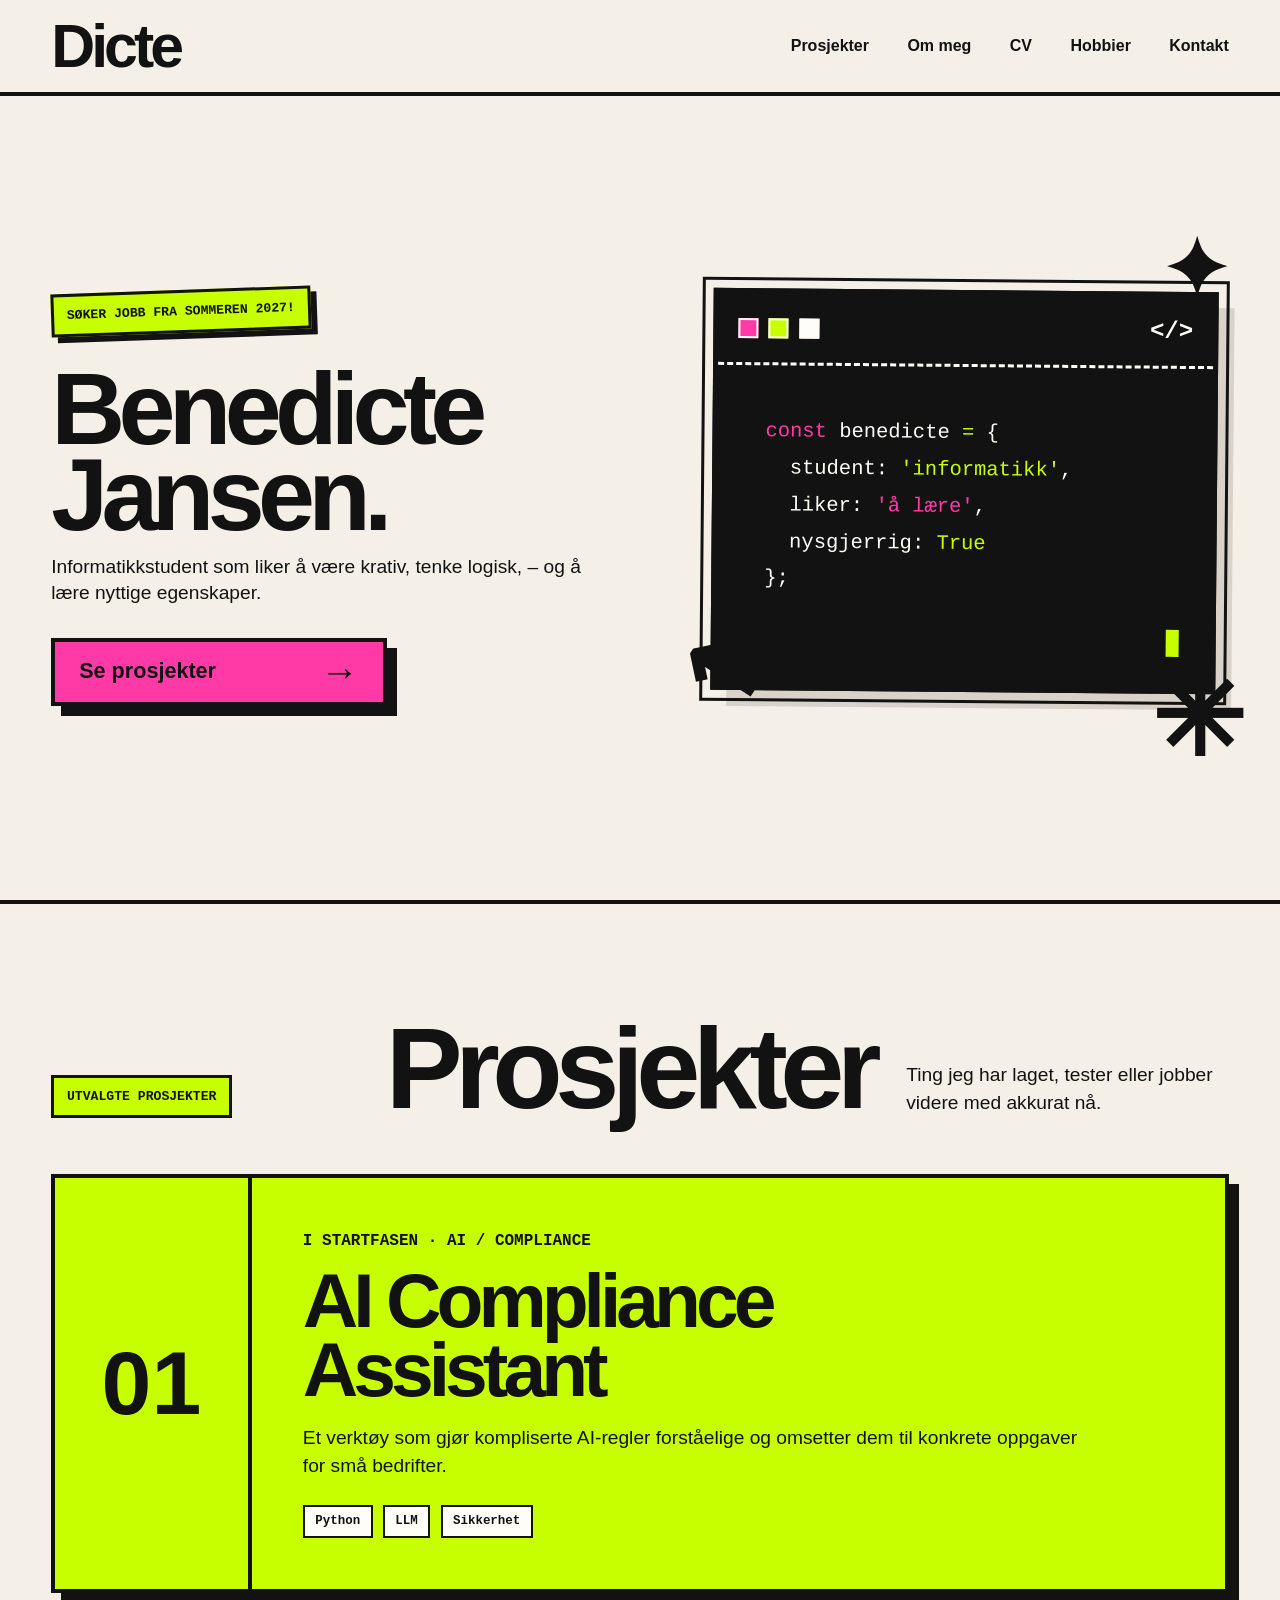
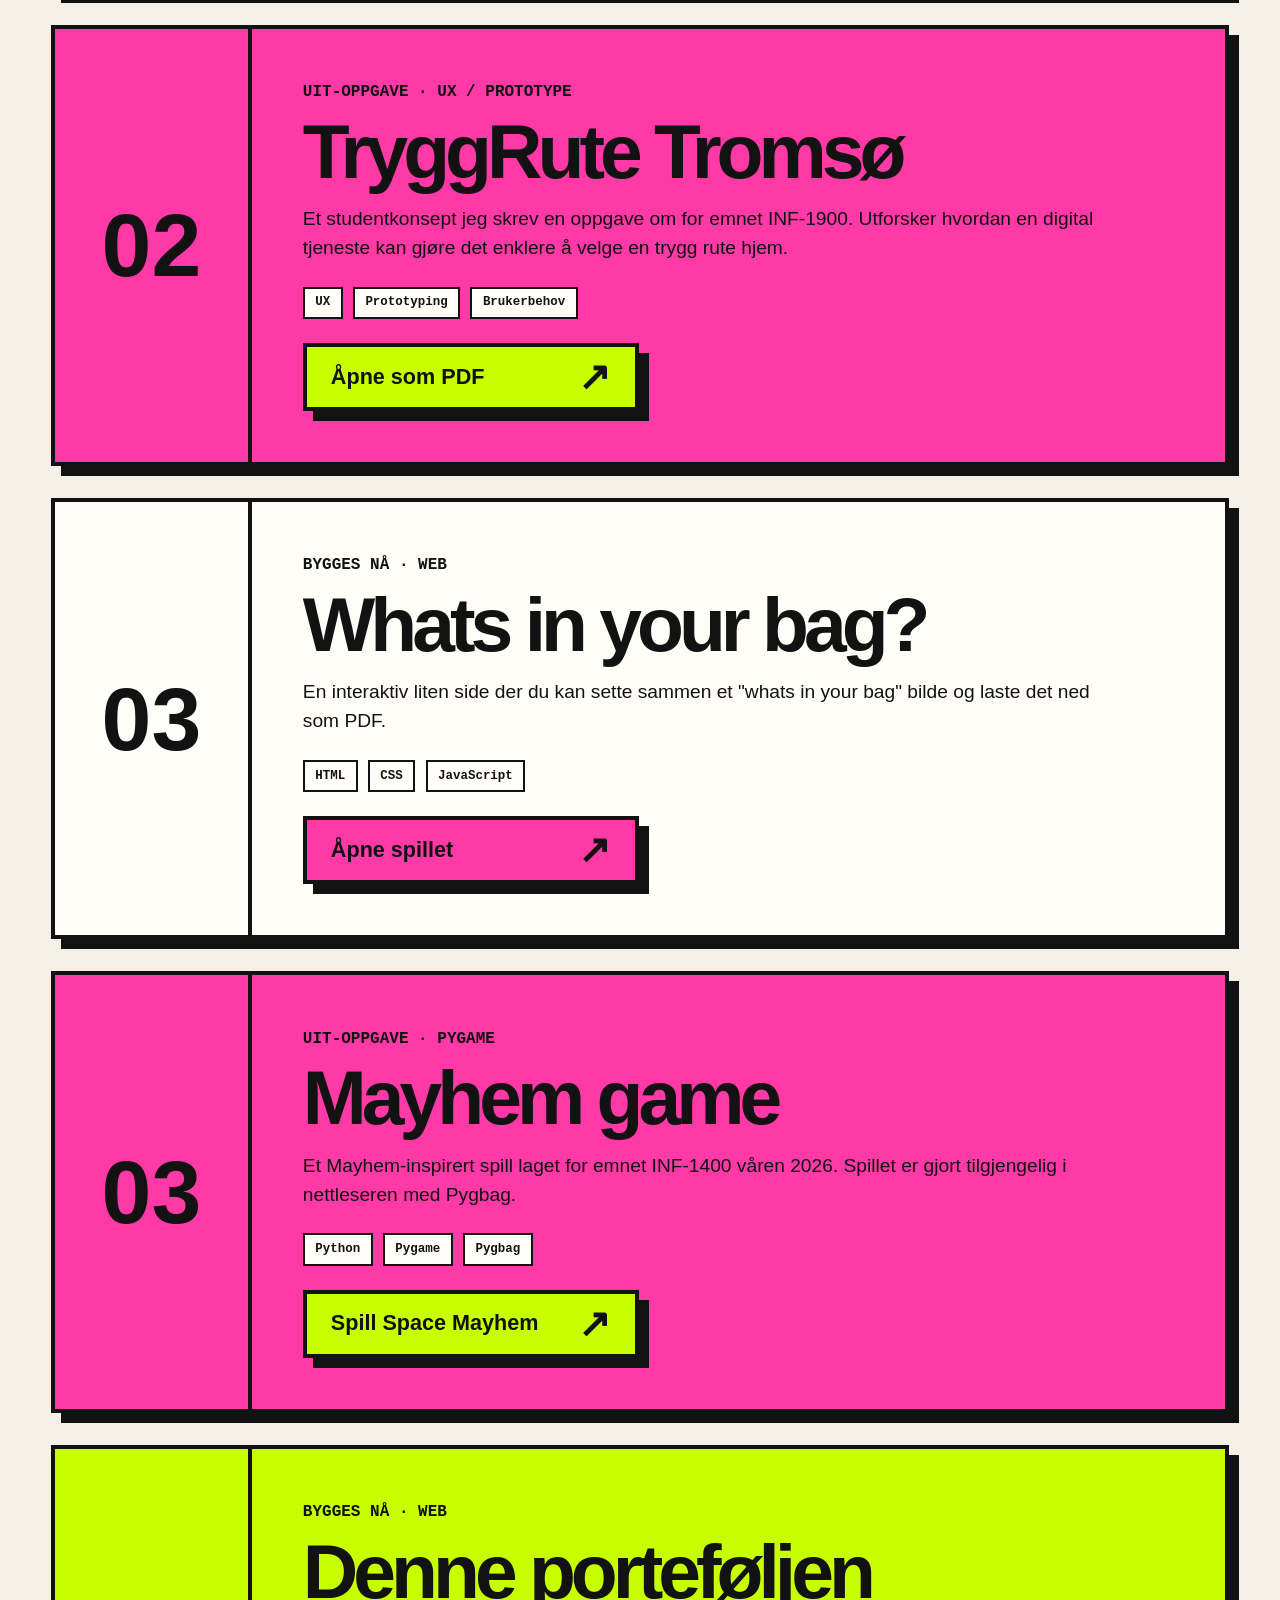
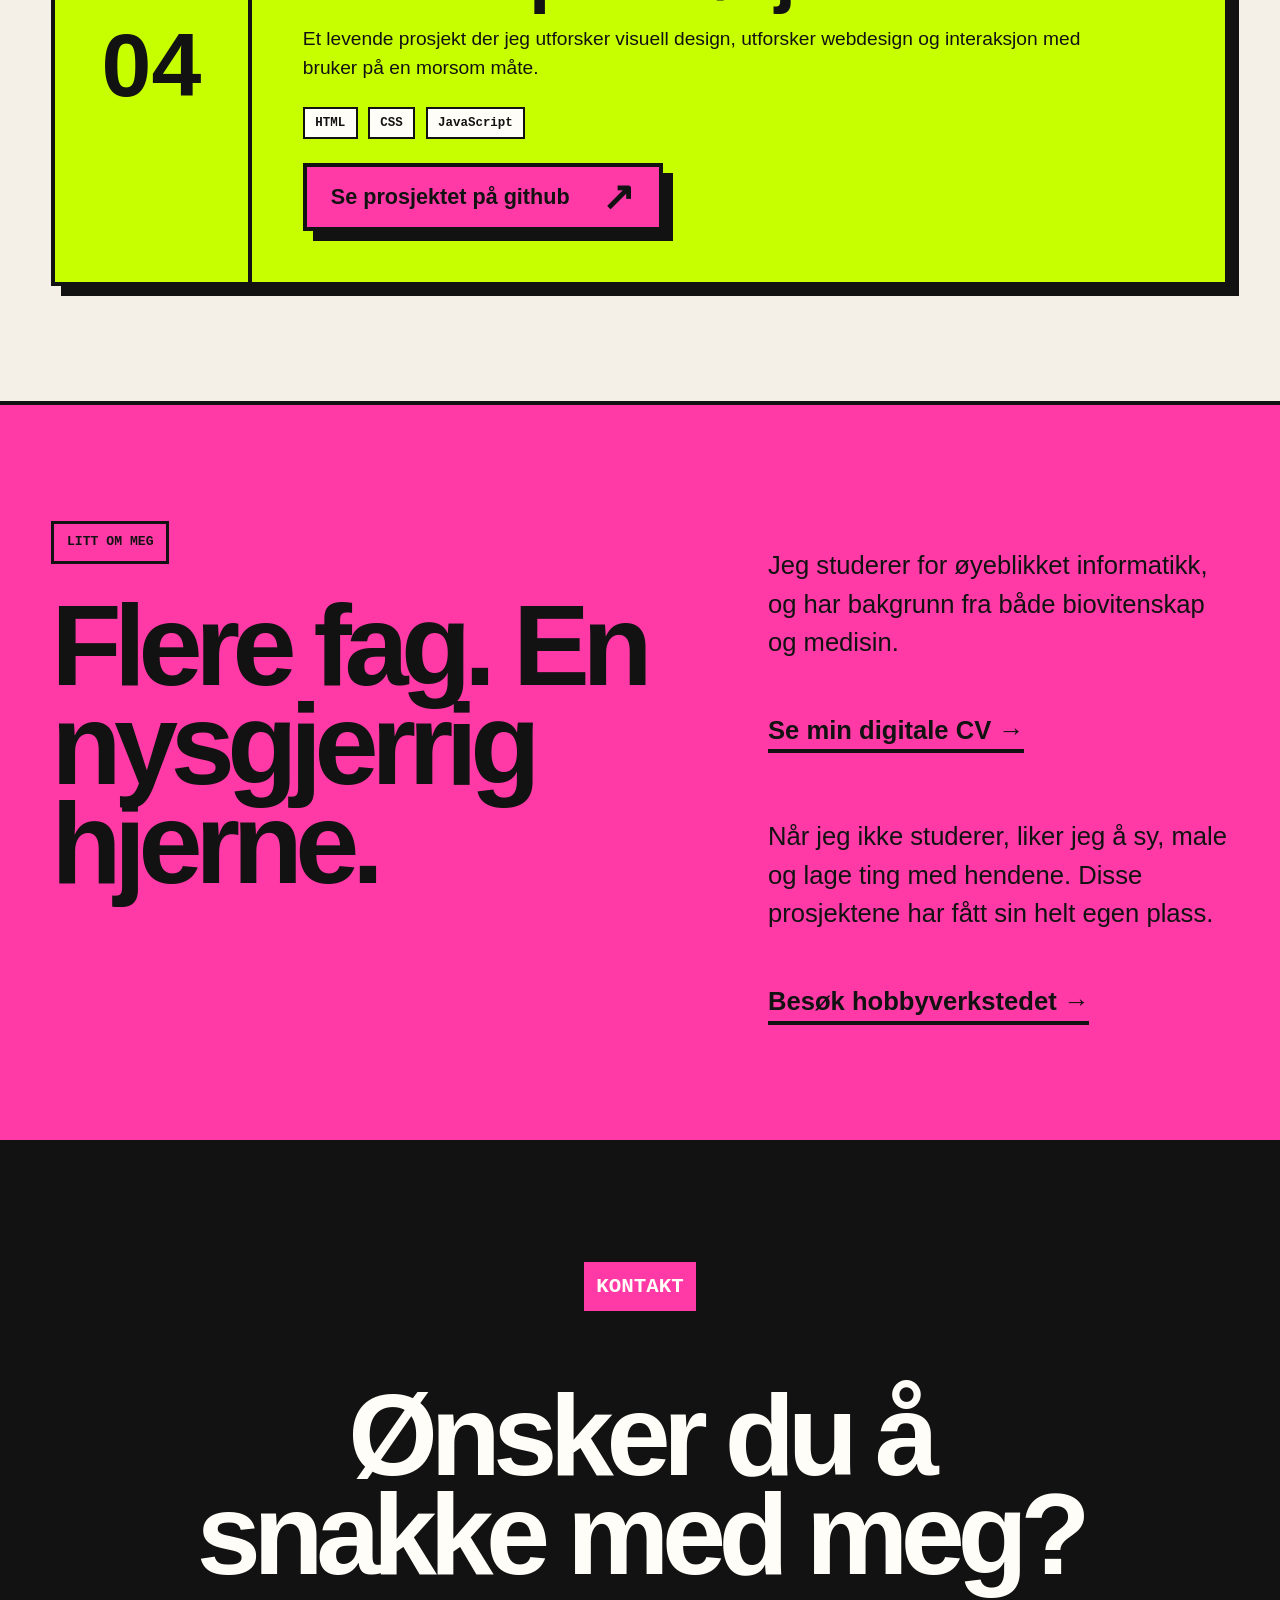
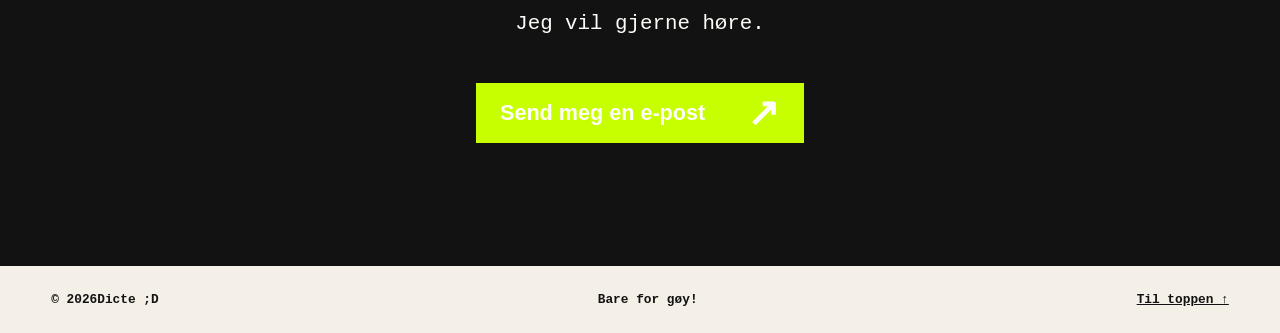
<file: index.html>
<!doctype html>
<html lang="no">
  <head>
    <meta charset="UTF-8" />
    <meta name="viewport" content="width=device-width, initial-scale=1.0" />
    <meta
      name="description"
      content="Porteføljen til Dicte – informatikkstudent, utvikler og kreativ problemløser."
    />
    <title>Benedicte – informatikkstudent og utvikler</title>
    <link rel="stylesheet" href="style.css" />
    <script src="script.js" defer></script>
  </head>

  <body>
    <header class="site-header" id="top">
      <a class="site-logo" href="index.html" aria-label="Dicte – forsiden">
        Dicte
      </a>

      <button
        class="menu-button"
        type="button"
        aria-expanded="false"
        aria-controls="main-menu"
      >
        Meny +
      </button>

      <nav class="main-menu" id="main-menu" aria-label="Hovedmeny">
        <a href="#prosjekter">Prosjekter</a>
        <a href="#om">Om meg</a>
        <a href="CV.html">CV</a>
        <a href="hobbier.html">Hobbier</a>
        <a href="#kontakt">Kontakt</a>
      </nav>
    </header>

    <main>
      <section class="hero" aria-labelledby="hero-title">
        <div class="hero__copy">
          <p class="sticker">Søker jobb fra sommeren 2027!</p>
          <h1 id="hero-title">Benedicte<br />Jansen.</h1>
          <p class="hero__intro">
            Informatikkstudent som liker å være krativ, tenke logisk,
            – og å lære nyttige egenskaper.
          </p>
          <a class="button button--pink" href="#prosjekter">
            Se prosjekter <span aria-hidden="true">→</span>
          </a>
        </div>

        <div class="hero__visual" aria-label="En liten kodeintroduksjon">
          <span class="decoration decoration--spark" aria-hidden="true">✦</span>
          <div class="terminal">
            <div class="terminal__bar" aria-hidden="true">
              <span class="dot dot--pink"></span>
              <span class="dot dot--lime"></span>
              <span class="dot dot--paper"></span>
              <strong>&lt;/&gt;</strong>
            </div>
            <pre><code><span class="pink">const</span> benedicte <span class="lime">=</span> {
  student: <span class="lime">'informatikk'</span>,
  liker: <span class="pink">'å lære'</span>,
  nysgjerrig: <span class="lime">True</span>
};</code></pre>
            <span class="terminal__caret" aria-hidden="true"></span>
          </div>
          <span class="decoration decoration--cursor" aria-hidden="true">↖</span>
          <span class="decoration decoration--star" aria-hidden="true">✳</span>
        </div>
      </section>

      <section class="section" id="prosjekter" aria-labelledby="projects-title">
        <div class="section-heading">
          <p class="label">Utvalgte prosjekter</p>
          <h2 id="projects-title">Prosjekter</h2>
          <p>Ting jeg har laget, tester eller jobber videre med akkurat nå.</p>
        </div>

        <div class="project-list">
          
          <article class="project-card project-card--lime">
            <div class="project-card__number">01</div>
            <div class="project-card__content">
              <p class="eyebrow">I startfasen · AI / compliance</p>
              <h3>AI Compliance Assistant</h3>
              <p>
                Et verktøy som gjør kompliserte AI-regler forståelige og
                omsetter dem til konkrete oppgaver for små bedrifter.
              </p>
              <ul class="tags" aria-label="Teknologier">
                <li>Python</li>
                <li>LLM</li>
                <li>Sikkerhet</li>
              </ul>
            </div>
          </article>

          <article class="project-card project-card--pink">
            <div class="project-card__number">02</div>
            <div class="project-card__content">
              <p class="eyebrow">UiT-Oppgave · UX / prototype</p>
              <h3>TryggRute Tromsø</h3>
              <p>
                Et studentkonsept jeg skrev en oppgave om for emnet INF-1900. Utforsker hvordan en digital tjeneste kan
                gjøre det enklere å velge en trygg rute hjem.
              </p>
              <ul class="tags" aria-label="Teknologier">
                <li>UX</li>
                <li>Prototyping</li>
                <li>Brukerbehov</li>
              </ul>

              <br>

              <a
                class="button button--lime"
                href="filer/tryggrute.pdf"
                target="_blank"
                rel="noopener noreferrer"
            >
                Åpne som PDF <span aria-hidden="true">↗</span>
            </a>

            </div>
          </article>





          <article class="project-card project-card--paper">
            <div class="project-card__number">03</div>
            <div class="project-card__content">
              <p class="eyebrow">Bygges nå · Web</p>
              <h3>Whats in your bag?</h3>
              <p>
                En interaktiv liten side der du kan sette sammen et
                 "whats in your bag" bilde og laste det ned som PDF.           
              </p>
              <ul class="tags" aria-label="Teknologier">
                <li>HTML</li>
                <li>CSS</li>
                <li>JavaScript</li>
              </ul>

              <br>

              <a
                class="button button--pink"
                href="prosjekter/whats-in-your-bag/index.html"
                target="_blank"
                rel="noopener noreferrer"
                >
                Åpne spillet <span aria-hidden="true">↗</span>
              </a>

            </div>
          </article>





          <article class="project-card project-card--pink">
            <div class="project-card__number">03</div>
            <div class="project-card__content">
              <p class="eyebrow"> UiT-Oppgave · Pygame</p>
              <h3>Mayhem game</h3>
              <p>
                Et Mayhem-inspirert spill laget for emnet INF-1400 våren 2026. 
                Spillet er gjort tilgjengelig i nettleseren med Pygbag.          
              </p>
              <ul class="tags" aria-label="Teknologier">
                <li>Python</li>
                <li>Pygame</li>
                <li>Pygbag</li>
              </ul>

              <br>

              <a
                class="button button--lime"
                href="prosjekter/spill/space-mayhem/index.html"
                target="_blank"
                rel="noopener noreferrer"
              >
              Spill Space Mayhem <span aria-hidden="true">↗</span>
              </a>
          
              
            </div>
          </article>

          <article class="project-card project-card--lime">
            <div class="project-card__number">04</div>
            <div class="project-card__content">
              <p class="eyebrow">Bygges nå · Web</p>
              <h3>Denne porteføljen</h3>
              <p>
                Et levende prosjekt der jeg utforsker visuell design, 
                utforsker webdesign og interaksjon med bruker på en morsom måte.
              </p>

              <ul class="tags" aria-label="Teknologier">
                <li>HTML</li>
                <li>CSS</li>
                <li>JavaScript</li>
              </ul>

              <br>

              <a
                class="button button--pink"
                href="https://github.com/dicteaj/portflje"
                target="_blank"
                rel="noopener noreferrer"
              >
              Se prosjektet på github <span aria-hidden="true">↗</span>
              </a>

            </div>
            
          </article>


        </div>
      </section>

      <section class="section about" id="om" aria-labelledby="about-title">
        <div>
          <p class="label label--pink">Litt om meg</p>
          <h2 id="about-title">Flere fag. En nysgjerrig hjerne.</h2>
        </div>
        <div class="about__copy">
          <p>
            Jeg studerer for øyeblikket informatikk, og har bakgrunn fra både biovitenskap og
            medisin. 
          </p>
           <a class="text-link" href="CV.html">
            Se min digitale CV →
          </a>
          <p>
            <br>
            Når jeg ikke studerer, liker jeg å sy, male og lage ting med
            hendene. Disse prosjektene har fått sin helt egen plass.
          </p>
          <a class="text-link" href="hobbier.html">
            Besøk hobbyverkstedet →
          </a>
        </div>
      </section>


      <section
        class="section contact"
        id="kontakt"
        aria-labelledby="contact-title"
      >
        <p class="label label--pink">Kontakt</p>
        <h2 id="contact-title">Ønsker du å snakke med meg?</h2>
        <p>Jeg vil gjerne høre.</p>

        <!-- EPOST -->
        <a class="button button--lime" href="mailto:benedicte.jansen@hotmail.no">
          Send meg en e-post <span aria-hidden="true">↗</span>
        </a>
      </section>
    </main>

    <footer class="site-footer">
      <p>© <span data-current-year></span>Dicte ;D</p>
      <p>Bare for gøy!</p>
      <a href="#top">Til toppen ↑</a>
    </footer>
  </body>
</html>
</file>
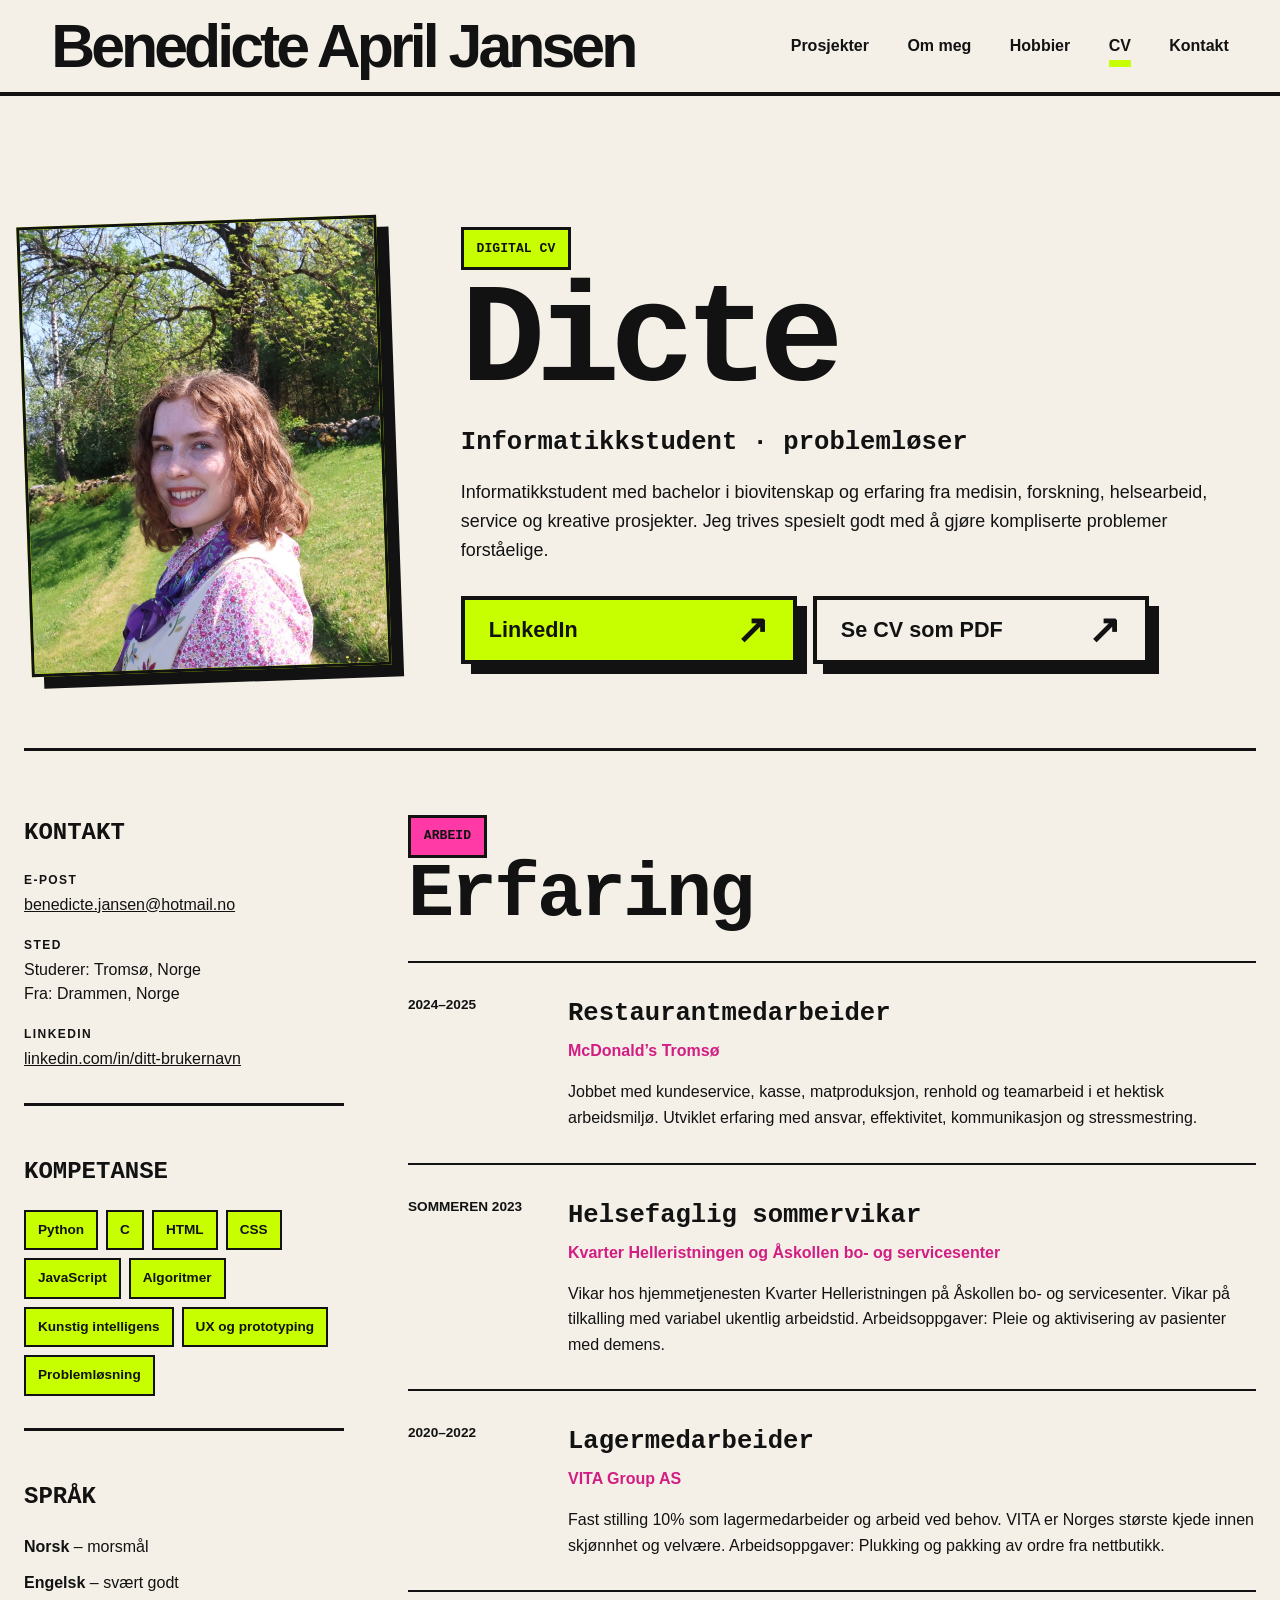
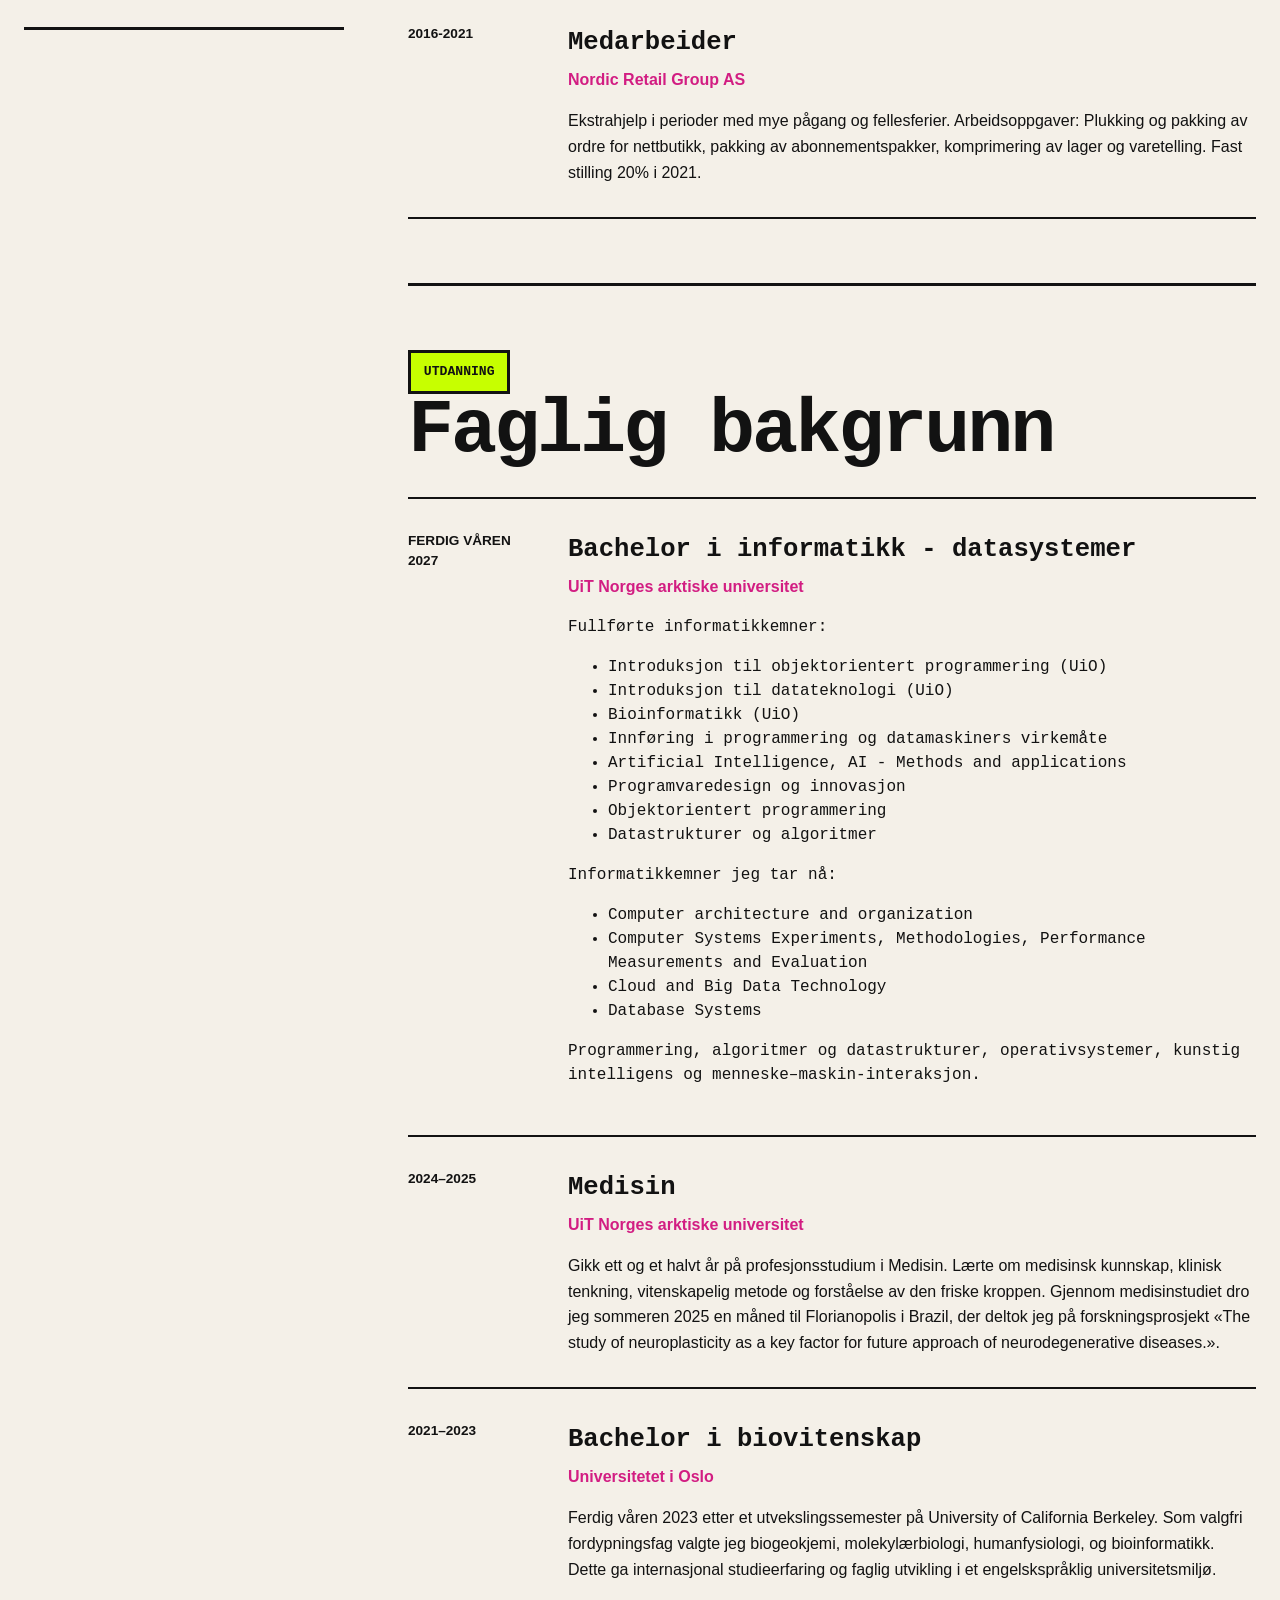
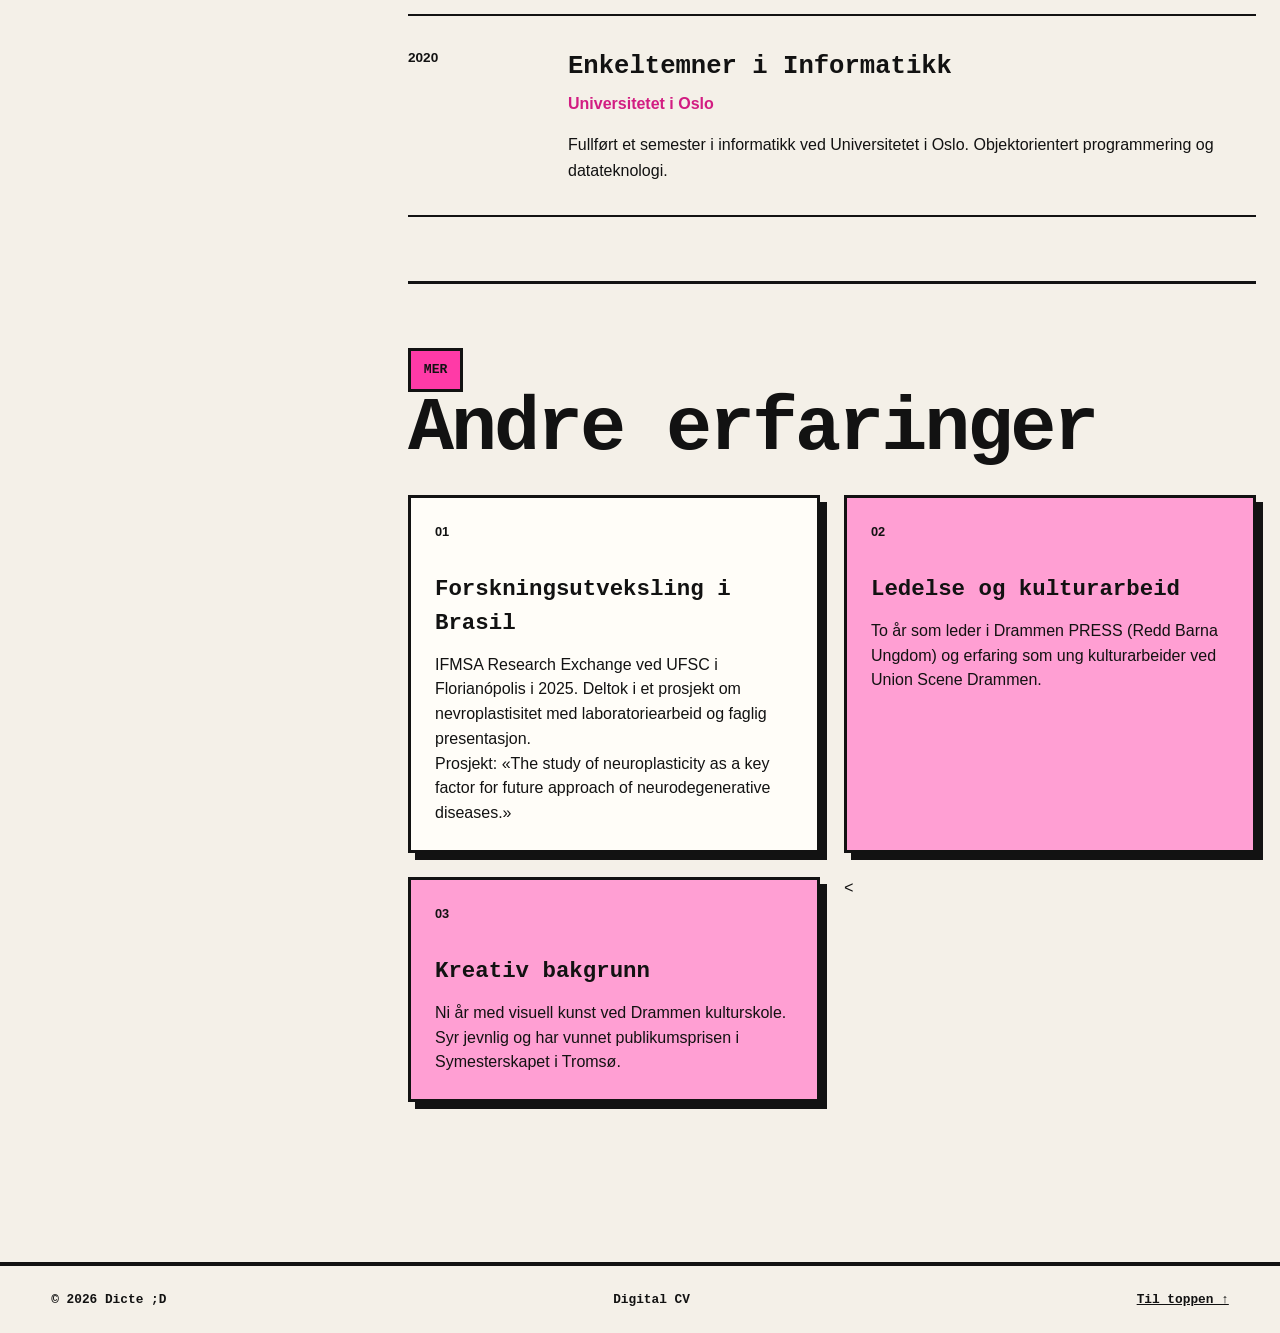
<file: CV.html>
<!doctype html>
<html lang="no">
  <head>
    <meta charset="UTF-8" />
    <meta name="viewport" content="width=device-width, initial-scale=1.0" />
    <meta
      name="description"
      content="Digital CV for Dicte – informatikkstudent med bakgrunn fra biovitenskap, medisin, helse, service og kreativt arbeid."
    />
    <title>CV – Benedicte</title>
    <link rel="stylesheet" href="style.css" />
    <script src="script.js" defer></script>
  </head>

  <body class="cv-page">
    <header class="site-header cv-screen-only" id="top">
      <a class="site-logo" href="index.html" aria-label="Dicte – forsiden">
        Benedicte April Jansen
      </a>

      <button
        class="menu-button"
        type="button"
        aria-expanded="false"
        aria-controls="main-menu"
      >
        Meny +
      </button>

      <nav class="main-menu" id="main-menu" aria-label="Hovedmeny">
        <a href="index.html#prosjekter">Prosjekter</a>
        <a href="index.html#om">Om meg</a>
        <a href="hobbier.html">Hobbier</a>
        <a href="cv.html" aria-current="page">CV</a>
        <a href="index.html#kontakt">Kontakt</a>
      </nav>
    </header>

    <main class="cv">
      <section class="cv-hero" aria-labelledby="cv-name">
        <figure class="cv-photo" data-profile-photo>
        
          <img
            src="bilder/profilbilde.jpg"
            alt="Portrett av Benedicte"
            data-profile-image
          />

        </figure>

        <div class="cv-hero__content">
          <p class="label">Digital CV</p>
          <h1 id="cv-name">Dicte</h1>
          <p class="cv-role">Informatikkstudent · problemløser</p>
          <p class="cv-summary">
            Informatikkstudent med bachelor i biovitenskap og erfaring fra
            medisin, forskning, helsearbeid, service og kreative prosjekter. Jeg
            trives spesielt godt med å gjøre kompliserte problemer forståelige.
          </p>

          <div class="cv-actions">
            <!-- Bytt ut LinkedIn-adressen med din egen profil. -->
            <a
              class="button button--lime"
              href="www.linkedin.com/in/benedicte-april-jansen-58876b252"
              target="_blank"
              rel="noopener noreferrer"
            >
              LinkedIn <span aria-hidden="true">↗</span>
            </a>


             <a
                class="button button--paper"
                href="filer/cv.pdf"
                target="_blank"
                rel="noopener noreferrer"
            >
                Se CV som PDF <span aria-hidden="true">↗</span>
            </a>


          </div>
        </div>
      </section>

      <div class="cv-layout">
        <aside class="cv-sidebar">
          <section aria-labelledby="cv-contact">
            <h2 id="cv-contact">Kontakt</h2>
            <ul class="cv-contact-list">
              <li>
                <span>E-post</span>
                <!-- Bytt ut adressen både i href og i teksten. -->
                <a href="mailto:benedicte.jansen@hotmail.no">
                  benedicte.jansen@hotmail.no
                </a>
              </li>
              <li>
                <span>Sted</span>
                Studerer: Tromsø, Norge
                <br>
                Fra: Drammen, Norge

              </li>
              <li>
                <span>LinkedIn</span>
                <a
                  href="www.linkedin.com/in/benedicte-april-jansen-58876b252"
                  target="_blank"
                  rel="noopener noreferrer"
                >
                  linkedin.com/in/ditt-brukernavn
                </a>
              </li>
            </ul>
          </section>

          <section aria-labelledby="cv-skills">
            <h2 id="cv-skills">Kompetanse</h2>
            <ul class="cv-pills">
              <li>Python</li>
              <li>C</li>
              <li>HTML</li>
              <li>CSS</li>
              <li>JavaScript</li>
              <li>Algoritmer</li>
              <li>Kunstig intelligens</li>
              <li>UX og prototyping</li>
              <li>Problemløsning</li>
            </ul>
          </section>

          <section aria-labelledby="cv-languages">
            <h2 id="cv-languages">Språk</h2>
            <ul class="cv-simple-list">
              <li><strong>Norsk</strong> – morsmål</li>
              <li><strong>Engelsk</strong> – svært godt</li>
            </ul>
          </section>
        </aside>

        <div class="cv-main">
          <section class="cv-section" aria-labelledby="cv-work">
            <div class="cv-section__heading">
              <p class="label label--pink">Arbeid</p>
              <h2 id="cv-work">Erfaring</h2>
            </div>

            <div class="cv-timeline">
              <article class="cv-entry">
                <div class="cv-entry__date">2024–2025</div>
                <div>
                  <h3>Restaurantmedarbeider</h3>
                  <p class="cv-entry__place">McDonald’s Tromsø</p>
                  <p>
                     Jobbet med kundeservice, kasse, matproduksjon, renhold og 
                     teamarbeid i et hektisk arbeidsmiljø. Utviklet erfaring med ansvar, effektivitet, 
                     kommunikasjon og stressmestring. 
                  </p>
                </div>
              </article>

              <article class="cv-entry">
                <div class="cv-entry__date">Sommeren 2023</div>
                <div>
                  <h3>Helsefaglig sommervikar</h3>
                  <p class="cv-entry__place">
                    Kvarter Helleristningen og Åskollen bo- og servicesenter
                  </p>
                  <p>
                    Vikar hos hjemmetjenesten Kvarter Helleristningen på Åskollen bo- og 
                    servicesenter. Vikar på tilkalling med variabel ukentlig arbeidstid. Arbeidsoppgaver: 
                    Pleie og aktivisering av pasienter med demens.
                  </p>
                </div>
              </article>

              <article class="cv-entry">
                <div class="cv-entry__date">2020–2022</div>
                <div>
                  <h3>Lagermedarbeider</h3>
                  <p class="cv-entry__place">VITA Group AS</p>
                  <p>
                    Fast stilling 10% som lagermedarbeider og arbeid ved behov. VITA er Norges største kjede innen skjønnhet og velvære. 
                    Arbeidsoppgaver: Plukking og pakking av ordre fra nettbutikk. 
                  </p>
                </div>
              </article>

              <article class="cv-entry">
                <div class="cv-entry__date">2016-2021</div>
                <div>
                  <h3>Medarbeider</h3>
                  <p class="cv-entry__place">Nordic Retail Group AS</p>
                  <p>
                    Ekstrahjelp i perioder med mye pågang og fellesferier. Arbeidsoppgaver: Plukking og pakking av ordre for nettbutikk, pakking av 
                    abonnementspakker, komprimering av lager og varetelling. Fast stilling 20% i 2021.
                  </p>
                </div>
              </article>
            </div>
          </section>

          <section class="cv-section" aria-labelledby="cv-education">
            <div class="cv-section__heading">
              <p class="label">Utdanning</p>
              <h2 id="cv-education">Faglig bakgrunn</h2>
            </div>

            <div class="cv-timeline">
              <article class="cv-entry">
                <div class="cv-entry__date">Ferdig våren 2027</div>
                <div>
                  <h3>Bachelor i informatikk - datasystemer</h3>
                  <p class="cv-entry__place">
                    UiT Norges arktiske universitet
                  </p>
                  <p>
                    Fullførte informatikkemner:
                    <ul>
                      <li>Introduksjon til objektorientert programmering (UiO)</li>
                      <li>Introduksjon til datateknologi (UiO)</li>
                      <li>Bioinformatikk (UiO)</li>
                      <li>Innføring i programmering og datamaskiners virkemåte</li>
                      <li>Artificial Intelligence, AI - Methods and applications</li>
                      <li>Programvaredesign og innovasjon</li>
                      <li>Objektorientert programmering</li>
                      <li>Datastrukturer og algoritmer</li>
                    </ul>
                    Informatikkemner jeg tar nå:
                    <ul>
                      <li>Computer architecture and organization</li>
                      <li>Computer Systems Experiments, Methodologies, Performance Measurements and Evaluation</li>
                      <li>Cloud and Big Data Technology</li>
                      <li>Database Systems</li>
                    </ul>
                    Programmering, algoritmer og datastrukturer,
                    operativsystemer, kunstig intelligens og
                    menneske–maskin-interaksjon.
                  </p>
                </div>
              </article>

              <article class="cv-entry">
                <div class="cv-entry__date">2024–2025</div>
                <div>
                  <h3>Medisin</h3>
                  <p class="cv-entry__place">
                    UiT Norges arktiske universitet
                  </p>
                  <p>
                    Gikk ett og et halvt år på profesjonsstudium i Medisin. Lærte om medisinsk kunnskap, klinisk tenkning, vitenskapelig metode
                    og forståelse av den friske kroppen. Gjennom medisinstudiet dro jeg sommeren 2025 en måned til Florianopolis i Brazil, der deltok jeg på forskningsprosjekt «The 
                    study of neuroplasticity as a key factor for future approach of neurodegenerative diseases.».
                  </p>
                </div>
              </article>

              <article class="cv-entry">
                <div class="cv-entry__date">2021–2023</div>
                <div>
                  <h3>Bachelor i biovitenskap</h3>
                  <p class="cv-entry__place">Universitetet i Oslo</p>
                  <p>
                    Ferdig våren 2023 etter et utvekslingssemester på University of 
                    California Berkeley. Som valgfri fordypningsfag valgte jeg biogeokjemi, 
                    molekylærbiologi, humanfysiologi, og bioinformatikk. Dette ga internasjonal studieerfaring og faglig utvikling i et
                    engelskspråklig universitetsmiljø.
                  </p>
                </div>
              </article>

              <article class="cv-entry">
                <div class="cv-entry__date">2020</div>
                <div>
                  <h3>Enkeltemner i Informatikk</h3>
                  <p class="cv-entry__place">Universitetet i Oslo</p>
                  <p>
                    Fullført et semester i informatikk ved Universitetet i Oslo. Objektorientert 
                    programmering og datateknologi. 
                  </p>
                </div>
              </article>


          </section>

          <section class="cv-section" aria-labelledby="cv-other">
            <div class="cv-section__heading">
              <p class="label label--pink">Mer</p>
              <h2 id="cv-other">Andre erfaringer</h2>
            </div>

            <div class="cv-other-grid">
              <article>
                <span>01</span>
                <h3>Forskningsutveksling i Brasil</h3>
                <p>
                  IFMSA Research Exchange ved UFSC i Florianópolis i 2025.
                  Deltok i et prosjekt om nevroplastisitet med laboratoriearbeid
                  og faglig presentasjon. <br> Prosjekt: «The 
                  study of neuroplasticity as a key factor for future approach of neurodegenerative 
                  diseases.»
                </p>
              </article>

              <article>
                <span>02</span>
                <h3>Ledelse og kulturarbeid</h3>
                <p>
                  To år som leder i Drammen PRESS (Redd Barna Ungdom) og erfaring som ung
                  kulturarbeider ved Union Scene Drammen.
                </p>
              </article>

              <article>
                <span>03</span>
                <h3>Kreativ bakgrunn</h3>
                <p>
                  Ni år med visuell kunst ved Drammen kulturskole. Syr jevnlig
                  og har vunnet publikumsprisen i Symesterskapet i Tromsø.
                </p>
              </article>

              <
            </div>
          </section>
        </div>
      </div>
    </main>

    <footer class="site-footer cv-screen-only">
      <p>© <span data-current-year></span> Dicte ;D </p>
      <p>Digital CV</p>
      <a href="#top">Til toppen ↑</a>
    </footer>
  </body>
</html>
</file>
<file: style.css>
:root {
  --paper: #f4f0e8;
  --paper-bright: #fffdf7;
  --ink: #121212;
  --lime: #c7ff00;
  --pink: #ff3aa7;
  --muted: #d8d2c8;
  --border: 4px solid var(--ink);
  --shadow: 10px 10px 0 var(--ink);
  --page-padding: clamp(1.1rem, 4vw, 4rem);
}

* {
  box-sizing: border-box;
}

html {
  scroll-behavior: smooth;
  scroll-padding-top: 7rem;
}

body {
  margin: 0;
  background: var(--paper);
  color: var(--ink);
  font-family: "Courier New", Courier, monospace;
  line-height: 1.5;
}

a {
  color: inherit;
}

:focus-visible {
  outline: 4px solid var(--pink);
  outline-offset: 4px;
}

::selection {
  background: var(--pink);
}

.pink {
  color: var(--pink);
}

.lime {
  color: var(--lime);
}

.site-header {
  position: relative;
  z-index: 20;
  display: flex;
  min-height: 6rem;
  align-items: center;
  justify-content: space-between;
  padding: 1rem var(--page-padding);
  border-bottom: var(--border);
  background: rgba(244, 240, 232, 0.97);
}

.site-logo,
.hero h1,
.section h2,
.project-card h3,
.hobby-hero h1,
.hobby-card h3 {
  font-family: "Arial Black", Arial, sans-serif;
  font-weight: 900;
  letter-spacing: -0.065em;
}

.site-logo {
  font-size: clamp(2.4rem, 5vw, 3.8rem);
  line-height: 0.8;
  text-decoration: none;
}

.main-menu {
  display: flex;
  gap: clamp(1.2rem, 3vw, 3rem);
  font-family: Arial, sans-serif;
  font-weight: 900;
}

.main-menu a {
  position: relative;
  text-decoration: none;
}

.main-menu a::after {
  position: absolute;
  right: 0;
  bottom: -0.55rem;
  left: 0;
  z-index: -1;
  height: 0.45rem;
  background: var(--lime);
  content: "";
  transform: scaleX(0);
  transform-origin: left;
  transition: transform 160ms ease;
}

.main-menu a:hover::after,
.main-menu a:focus-visible::after,
.main-menu a[aria-current="page"]::after {
  transform: scaleX(1);
}

.menu-button {
  display: none;
}

.hero {
  display: grid;
  min-height: calc(100vh - 6rem);
  grid-template-columns: minmax(0, 1.05fr) minmax(24rem, 0.95fr);
  align-items: center;
  gap: clamp(3rem, 7vw, 7rem);
  padding: clamp(3rem, 6vw, 6.5rem) var(--page-padding);
  overflow: hidden;
}

.sticker,
.label {
  display: inline-block;
  width: fit-content;
  margin: 0;
  padding: 0.55rem 0.8rem;
  border: 3px solid var(--ink);
  background: var(--lime);
  font-size: 0.82rem;
  font-weight: 900;
  text-transform: uppercase;
}

.sticker {
  box-shadow: 6px 6px 0 var(--ink);
  transform: rotate(-2deg);
}

.label--pink {
  background: var(--pink);
}

.hero h1 {
  max-width: 100%;
  margin: 2rem 0 1rem;
  font-size: clamp(5rem, 8vw, 9rem);
  line-height: 0.84;
}

.hero__copy {
  min-width: 0;
  max-width: 100%;
}

.hero__visual {
  position: relative;
  min-width: 0;
  min-height: 34rem;
}

.hero__intro {
  max-width: 36rem;
  margin: 0 0 2rem;
  font-family: Arial, sans-serif;
  font-size: clamp(1rem, 1.5vw, 1.3rem);
  line-height: 1.35;
  overflow-wrap: break-word;
}

.button {
  display: inline-flex;
  min-height: 4.25rem;
  min-width: min(100%, 21rem);
  align-items: center;
  justify-content: space-between;
  gap: 2rem;
  padding: 0.85rem 1.5rem;
  border: var(--border);
  box-shadow: var(--shadow);
  font-family: Arial, sans-serif;
  font-size: clamp(1.05rem, 2vw, 1.35rem);
  font-weight: 900;
  text-decoration: none;
  transition:
    transform 150ms ease,
    box-shadow 150ms ease;
}

.button:hover {
  box-shadow: 15px 15px 0 var(--ink);
  transform: translate(-5px, -5px);
}

.button--pink {
  background: var(--pink);
}

.button--lime {
  background: var(--lime);
}

.button span {
  font-size: 1.8em;
  line-height: 0;
}

.hero__visual {
  position: relative;
  min-height: 34rem;
}

.terminal {
  position: absolute;
  top: 4rem;
  right: 0.75rem;
  left: 0;
  border: 5px solid var(--ink);
  outline: 3px solid var(--ink);
  outline-offset: 8px;
  background: var(--ink);
  box-shadow: 16px 16px 0 var(--muted);
  color: var(--paper-bright);
  transform: rotate(0.5deg);
}

.terminal__bar {
  display: flex;
  align-items: center;
  gap: 0.65rem;
  height: 4.5rem;
  padding: 0 1.25rem;
  border-bottom: 3px dashed var(--paper-bright);
}

.terminal__bar strong {
  margin-left: auto;
  font-size: 1.5rem;
}

.dot {
  width: 1.25rem;
  height: 1.25rem;
  border: 2px solid var(--paper-bright);
}

.dot--pink {
  background: var(--pink);
}

.dot--lime {
  background: var(--lime);
}

.dot--paper {
  background: var(--paper-bright);
}

.terminal pre {
  min-height: 20rem;
  margin: 0;
  padding: clamp(1.5rem, 4vw, 3rem);
  overflow: hidden;
  font-size: clamp(1rem, 1.6vw, 1.45rem);
  line-height: 1.8;
  white-space: pre-wrap;
}

.terminal__caret {
  position: absolute;
  right: 2rem;
  bottom: 2rem;
  width: 0.8rem;
  height: 1.7rem;
  background: var(--lime);
  animation: blink 900ms steps(2, jump-none) infinite;
}

.decoration {
  position: absolute;
  font-family: Arial, sans-serif;
  font-weight: 900;
}

.decoration--spark {
  top: -1rem;
  right: 0;
  font-size: 5rem;
}

.decoration--cursor {
  bottom: 1.75rem;
  left: -2rem;
  font-size: 6rem;
  transform: rotate(-12deg);
}

.decoration--star {
  right: -1rem;
  bottom: -2rem;
  font-size: 7rem;
}

.section {
  padding: clamp(5rem, 9vw, 9rem) var(--page-padding);
  border-top: var(--border);
}

.section-heading {
  display: grid;
  grid-template-columns: 0.75fr 1.1fr 0.8fr;
  align-items: end;
  gap: 2rem;
  margin-bottom: 3.5rem;
}

.section-heading--small {
  grid-template-columns: 0.7fr 2fr;
}

.section h2 {
  margin: 0;
  font-size: clamp(4rem, 9vw, 8rem);
  line-height: 0.86;
}

.section-heading > p:last-child {
  max-width: 30rem;
  margin: 0;
  font-family: Arial, sans-serif;
  font-size: 1.2rem;
}

.project-list {
  display: grid;
  gap: 2rem;
}

.project-card {
  position: relative;
  display: grid;
  min-height: 22rem;
  grid-template-columns: minmax(7rem, 0.22fr) 1fr 5rem;
  border: var(--border);
  box-shadow: var(--shadow);
  overflow: hidden;
  transition:
    transform 160ms ease,
    box-shadow 160ms ease;
}

.project-card:hover {
  box-shadow: 16px 16px 0 var(--ink);
  transform: translate(-6px, -6px);
}

.project-card--lime {
  background: var(--lime);
}

.project-card--pink {
  background: var(--pink);
}

.project-card--paper {
  background: var(--paper-bright);
}

.project-card__number {
  display: grid;
  place-items: center;
  border-right: var(--border);
  font-family: "Arial Black", Arial, sans-serif;
  font-size: clamp(3rem, 7vw, 6rem);
  font-weight: 900;
}

.project-card__content {
  align-self: end;
  padding: clamp(1.5rem, 4vw, 3.5rem);
}

.eyebrow {
  margin: 0 0 0.8rem;
  font-weight: 900;
  text-transform: uppercase;
}

.project-card h3 {
  max-width: 17ch;
  margin: 0 0 1rem;
  font-size: clamp(3rem, 6vw, 6.5rem);
  line-height: 0.9;
}

.project-card__content > p:not(.eyebrow) {
  max-width: 50rem;
  font-family: Arial, sans-serif;
  font-size: 1.2rem;
}

.project-card__arrow {
  padding: 1.25rem;
  font-family: Arial, sans-serif;
  font-size: 3.5rem;
  font-weight: 900;
}

.tags {
  display: flex;
  flex-wrap: wrap;
  gap: 0.65rem;
  margin: 1.5rem 0 0;
  padding: 0;
  list-style: none;
}

.tags li,
.hobby-card li {
  padding: 0.3rem 0.65rem;
  border: 2px solid var(--ink);
  background: var(--paper-bright);
  font-size: 0.78rem;
  font-weight: 900;
}

.about {
  display: grid;
  grid-template-columns: 1fr 0.75fr;
  gap: clamp(3rem, 8vw, 9rem);
  background: var(--pink);
}

.about .label {
  margin-bottom: 2rem;
}

.about__copy {
  align-self: end;
  font-family: Arial, sans-serif;
  font-size: clamp(1.25rem, 2vw, 1.6rem);
}

.text-link {
  display: inline-block;
  margin-top: 1.5rem;
  border-bottom: 4px solid var(--ink);
  font-weight: 900;
  text-decoration: none;
}

.text-link:hover {
  background: var(--lime);
}

.skills {
  background: var(--paper-bright);
}

.skills__grid {
  display: grid;
  grid-template-columns: repeat(2, 1fr);
  margin: 0;
  padding: 0;
  border-top: var(--border);
  border-left: var(--border);
  list-style: none;
}

.skills__grid li {
  display: flex;
  min-height: 7rem;
  align-items: center;
  gap: 1.5rem;
  padding: 1.5rem;
  border-right: var(--border);
  border-bottom: var(--border);
  font-family: Arial, sans-serif;
  font-size: clamp(1.15rem, 2vw, 1.6rem);
  font-weight: 900;
}

.skills__grid span {
  color: var(--pink);
  font: 900 0.9rem/1 "Courier New", monospace;
}

.contact {
  background: var(--ink);
  color: var(--paper-bright);
  text-align: center;
}

.contact .label {
  margin-inline: auto;
}

.contact h2 {
  max-width: 14ch;
  margin: 2rem auto 1.5rem;
}

.contact > p {
  margin-bottom: 2.5rem;
  font-size: 1.3rem;
}

.contact small {
  display: block;
  margin-top: 2rem;
  color: var(--muted);
}

.site-footer {
  display: flex;
  justify-content: space-between;
  gap: 1rem;
  padding: 1.5rem var(--page-padding);
  border-top: var(--border);
  font-size: 0.8rem;
  font-weight: 900;
}

.site-footer p {
  margin: 0;
}

/* HOBBYSIDEN */

.hobby-hero {
  position: relative;
  display: grid;
  min-height: 42rem;
  grid-template-columns: 1.25fr 0.75fr;
  align-items: center;
  gap: clamp(3rem, 7vw, 8rem);
  padding: clamp(4rem, 8vw, 8rem) var(--page-padding) 7rem;
  overflow: hidden;
}

.hobby-hero h1 {
  margin: 2rem 0 0;
  font-size: clamp(6rem, 15vw, 14rem);
  line-height: 0.78;
}

.hobby-hero__intro {
  position: relative;
  padding: clamp(1.5rem, 4vw, 3rem);
  border: var(--border);
  background: var(--pink);
  box-shadow: var(--shadow);
  font-family: Arial, sans-serif;
  font-size: clamp(1.2rem, 2vw, 1.6rem);
  font-weight: 700;
  transform: rotate(1.5deg);
}

.hobby-hero__intro > span {
  position: absolute;
  right: -1rem;
  bottom: -3.5rem;
  font-size: 5rem;
}

.measuring-tape {
  position: absolute;
  right: -2rem;
  bottom: 0;
  left: -2rem;
  display: grid;
  height: 3.3rem;
  grid-template-columns: repeat(12, 1fr);
  border-top: var(--border);
  border-bottom: var(--border);
  background: var(--lime);
  transform: rotate(-1deg);
}

.measuring-tape span {
  padding: 0.9rem 0 0 0.5rem;
  border-left: 2px solid var(--ink);
  font-size: 0.7rem;
  font-weight: 900;
}

.hobby-gallery {
  background: var(--paper-bright);
}

.gallery-heading {
  display: grid;
  grid-template-columns: 1.4fr 0.6fr;
  align-items: end;
  gap: clamp(2rem, 6vw, 7rem);
  margin-bottom: 3rem;
}

.gallery-heading h2 {
  max-width: 10ch;
  margin-top: 1.75rem;
}

.gallery-heading > p {
  font-family: Arial, sans-serif;
  font-size: 1.15rem;
}

.filters {
  display: flex;
  flex-wrap: wrap;
  gap: 0.75rem;
  padding: 1.25rem 0;
  border-top: 3px solid var(--ink);
  border-bottom: 3px solid var(--ink);
}

.filters button {
  min-height: 3rem;
  padding: 0.55rem 1rem;
  border: 3px solid var(--ink);
  background: var(--paper);
  box-shadow: 4px 4px 0 var(--ink);
  color: var(--ink);
  cursor: pointer;
  font: 900 0.9rem/1 "Courier New", monospace;
}

.filters button:hover,
.filters button:focus-visible {
  background: var(--pink);
}

.filters button.is-active {
  background: var(--lime);
  box-shadow: 1px 1px 0 var(--ink);
  transform: translate(3px, 3px);
}

.filter-status {
  margin: 1rem 0 2rem;
  font-size: 0.8rem;
  font-weight: 900;
  text-align: right;
  text-transform: uppercase;
}

.hobby-grid {
  display: grid;
  grid-template-columns: repeat(2, 1fr);
  gap: clamp(1.5rem, 3vw, 3rem);
}

.hobby-card {
  display: grid;
  grid-template-rows: 22rem 1fr;
  border: var(--border);
  background: var(--paper);
  box-shadow: var(--shadow);
}

.hobby-card--featured {
  grid-column: span 2;
  grid-template-columns: 1.15fr 0.85fr;
  grid-template-rows: minmax(29rem, auto);
}

.hobby-card__visual {
  position: relative;
  border-bottom: var(--border);
  overflow: hidden;
}

.hobby-card--featured .hobby-card__visual {
  border-right: var(--border);
  border-bottom: 0;
}

.hobby-card__visual img {
  width: 100%;
  height: 100%;
  object-fit: cover;
  object-position: center;
}

.image-note {
  position: absolute;
  top: 1.25rem;
  left: 1.25rem;
  z-index: 2;
  padding: 0.4rem 0.6rem;
  border: 2px solid var(--ink);
  background: var(--paper-bright);
  box-shadow: 3px 3px 0 var(--ink);
  font-size: 0.7rem;
  font-weight: 900;
  text-transform: uppercase;
}

.hobby-card__number {
  position: absolute;
  right: 1rem;
  bottom: -0.7rem;
  z-index: 2;
  color: var(--paper-bright);
  font: 900 clamp(5rem, 10vw, 9rem) / 1 "Arial Black", Arial, sans-serif;
  -webkit-text-stroke: 3px var(--ink);
}

.visual--stitch {
  background:
    repeating-linear-gradient(
      90deg,
      transparent 0 3.5rem,
      var(--ink) 3.5rem 3.8rem,
      transparent 3.8rem 7rem
    ),
    linear-gradient(
      135deg,
      var(--pink) 0 48%,
      var(--lime) 48% 52%,
      var(--muted) 52%
    );
}

.visual--pattern {
  background:
    radial-gradient(circle at 28% 45%, white 0 4rem, transparent 4.1rem),
    radial-gradient(circle at 68% 63%, var(--pink) 0 6rem, transparent 6.1rem),
    linear-gradient(
      120deg,
      var(--lime) 0 36%,
      var(--ink) 36% 40%,
      var(--muted) 40%
    );
}

.visual--checker {
  background: repeating-conic-gradient(
    var(--ink) 0 25%,
    var(--pink) 0 50%
  ) 50% / 4rem 4rem;
}

.visual--scribble {
  background:
    radial-gradient(
      ellipse,
      transparent 0 30%,
      var(--ink) 31% 33%,
      transparent 34% 42%,
      var(--pink) 43% 58%,
      transparent 59%
    ),
    var(--lime);
}

.visual--grid {
  background-color: var(--muted);
  background-image:
    linear-gradient(var(--ink) 2px, transparent 2px),
    linear-gradient(90deg, var(--ink) 2px, transparent 2px);
  background-size: 2.4rem 2.4rem;
}

.visual--spark {
  background: conic-gradient(
    from 15deg,
    var(--pink),
    var(--lime),
    var(--paper-bright),
    var(--pink)
  );
}

.visual--spark::after {
  position: absolute;
  inset: 0;
  display: grid;
  place-items: center;
  content: "✳";
  font: 900 10rem/1 Arial, sans-serif;
}

.hobby-card__content {
  display: flex;
  flex-direction: column;
  padding: clamp(1.5rem, 3vw, 2.5rem);
}

.hobby-card__meta {
  display: flex;
  justify-content: space-between;
  gap: 1rem;
  font-size: 0.76rem;
  font-weight: 900;
  text-transform: uppercase;
}

.hobby-card h3 {
  margin: 1rem 0;
  font-size: clamp(2.6rem, 5vw, 4.8rem);
  line-height: 0.9;
}

.hobby-card__content > p {
  margin: 0 0 1.5rem;
  font-family: Arial, sans-serif;
  font-size: 1.05rem;
}

.hobby-card__content ul {
  display: flex;
  flex-wrap: wrap;
  gap: 0.55rem;
  margin: auto 0 0;
  padding: 0;
  list-style: none;
}

.process {
  display: grid;
  grid-template-columns: 0.8fr 1.2fr;
  gap: clamp(3rem, 7vw, 8rem);
  background: var(--lime);
}

.process ol {
  margin: 0;
  padding: 0;
  border-top: var(--border);
  list-style: none;
}

.process li {
  display: grid;
  grid-template-columns: 4rem 0.5fr 1fr;
  align-items: baseline;
  gap: 1rem;
  padding: 1.5rem 0;
  border-bottom: var(--border);
}

.process li > span {
  color: var(--pink);
  font-weight: 900;
}

.process strong {
  font-family: Arial, sans-serif;
  font-size: 1.4rem;
}

.process p {
  margin: 0;
  font-family: Arial, sans-serif;
}

.hobby-contact h2 {
  max-width: 12ch;
  margin-top: 1.75rem;
}

.hobby-contact > div {
  display: flex;
  align-items: center;
  gap: 3rem;
  margin-top: 3rem;
}

@keyframes blink {
  50% {
    opacity: 0;
  }
}

@media (max-width: 900px) {
  .menu-button {
    display: block;
    padding: 0.65rem 0.85rem;
    border: 3px solid var(--ink);
    background: var(--lime);
    box-shadow: 4px 4px 0 var(--ink);
    color: var(--ink);
    cursor: pointer;
    font-family: Arial, sans-serif;
    font-weight: 900;
  }

  .main-menu {
    position: absolute;
    top: calc(100% + 0.8rem);
    right: var(--page-padding);
    display: none;
    min-width: 14rem;
    border: 3px solid var(--ink);
    background: var(--paper-bright);
    box-shadow: 7px 7px 0 var(--ink);
  }

  .main-menu.is-open {
    display: grid;
  }

  .main-menu a {
    padding: 1rem;
    border-bottom: 2px solid var(--ink);
  }

  .main-menu a:last-child {
    border-bottom: 0;
  }

  .hero,
  .about,
  .hobby-hero,
  .gallery-heading,
  .process {
    grid-template-columns: 1fr;
  }

  .hero__visual {
    min-height: 31rem;
  }

  .section-heading,
  .section-heading--small {
    grid-template-columns: 1fr;
    align-items: start;
  }

  .hobby-card--featured {
    grid-template-columns: 1fr;
    grid-template-rows: 24rem 1fr;
  }

  .hobby-card--featured .hobby-card__visual {
    border-right: 0;
    border-bottom: var(--border);
  }
}

@media (max-width: 640px) {
  :root {
    --border: 3px solid var(--ink);
    --shadow: 7px 7px 0 var(--ink);
  }

  .site-header {
    min-height: 5rem;
  }

  .hero {
    min-height: auto;
    padding-top: 2.5rem;
  }

  .hero h1 {
    font-size: clamp(4.5rem, 25vw, 7rem);
  }

  .hero__visual {
    min-height: 24rem;
  }

  .terminal {
    top: 2rem;
    right: 0;
    outline-width: 2px;
    outline-offset: 5px;
  }

  .terminal__bar {
    height: 3.25rem;
  }

  .terminal pre {
    min-height: 17rem;
    padding: 1.25rem 1rem;
    font-size: 0.86rem;
  }

  .decoration--cursor {
    bottom: -0.75rem;
    left: -0.5rem;
    font-size: 3.5rem;
  }

  .decoration--spark {
    display: none;
  }

  .decoration--star {
    font-size: 4.5rem;
  }

  .project-card {
    min-height: 0;
    grid-template-columns: 1fr;
  }

  .project-card__number {
    display: block;
    padding: 0.75rem 1rem;
    border-right: 0;
    border-bottom: var(--border);
    font-size: 2.5rem;
  }

  .project-card__arrow {
    position: absolute;
    top: 0.35rem;
    right: 0.5rem;
  }

  .skills__grid,
  .hobby-grid {
    grid-template-columns: 1fr;
  }

  .hobby-hero {
    min-height: 0;
    padding-top: 3rem;
  }

  .hobby-hero h1 {
    font-size: clamp(5.1rem, 27vw, 8rem);
  }

  .hobby-card,
  .hobby-card--featured {
    grid-column: auto;
    grid-template-rows: 18rem 1fr;
  }

  .process li {
    grid-template-columns: 3rem 1fr;
  }

  .process li p {
    grid-column: 2;
  }

  .hobby-contact > div,
  .site-footer {
    align-items: flex-start;
    flex-direction: column;
    gap: 2rem;
  }
}

@media (prefers-reduced-motion: reduce) {
  html {
    scroll-behavior: auto;
  }

  *,
  *::before,
  *::after {
    animation-duration: 0.01ms !important;
    animation-iteration-count: 1 !important;
    transition-duration: 0.01ms !important;
  }
}


/* ========================================
   CV-SIDE
======================================== */

.cv-page {
  background: #f4f0e8;
  color: #121212;
}

.cv {
  width: min(1400px, calc(100% - 3rem));
  margin: 0 auto;
  padding: 3rem 0 6rem;
}

/* INTRO OG PROFILBILDE */

.cv-hero {
  display: grid;
  grid-template-columns: minmax(220px, 360px) minmax(0, 1fr);
  gap: clamp(2rem, 6vw, 6rem);
  align-items: center;
  padding: clamp(2rem, 6vw, 5rem) 0;
  border-bottom: 3px solid #121212;
}

.cv-photo {
  width: 100%;
  max-width: 360px;
  aspect-ratio: 4 / 5;
  margin: 0;
  overflow: hidden;
  background: #c7ff00;
  border: 3px solid #121212;
  box-shadow: 12px 12px 0 #121212;
  transform: rotate(-2deg);
}

/* profilbildet */
.cv-photo img {
  display: block;
  width: 100%;
  height: 100%;
  object-fit: cover;
  object-position: center 20%;
}

/*
Hvis hodet havner for høyt eller lavt, prøv for eksempel:

object-position: center top;
object-position: center 30%;
object-position: 60% 20%;
*/

.cv-hero__content {
  min-width: 0;
}

.cv-hero__content h1 {
  margin: 0.1em 0;
  font-size: clamp(4rem, 11vw, 10rem);
  line-height: 0.82;
  letter-spacing: -0.07em;
  overflow-wrap: break-word;
}

.cv-role {
  margin: 1.5rem 0 1rem;
  font-size: clamp(1.1rem, 2vw, 1.6rem);
  font-weight: 700;
}

.cv-summary {
  max-width: 48rem;
  margin: 0;
  font-family: Arial, sans-serif;
  font-size: clamp(1rem, 1.4vw, 1.2rem);
  line-height: 1.6;
}

.cv-actions {
  display: flex;
  flex-wrap: wrap;
  gap: 1rem;
  margin-top: 2rem;
}

/* HOVEDINNHOLD */

.cv-layout {
  display: grid;
  grid-template-columns: minmax(230px, 320px) minmax(0, 1fr);
  gap: clamp(2rem, 5vw, 5rem);
  padding-top: 4rem;
}

.cv-sidebar,
.cv-main {
  min-width: 0;
}

.cv-sidebar {
  display: flex;
  flex-direction: column;
  gap: 3rem;
}

.cv-sidebar section {
  padding-bottom: 2rem;
  border-bottom: 3px solid #121212;
}

.cv-sidebar h2 {
  margin: 0 0 1.25rem;
  font-size: 1.5rem;
  text-transform: uppercase;
}

.cv-contact-list,
.cv-simple-list,
.cv-pills {
  margin: 0;
  padding: 0;
  list-style: none;
}

.cv-contact-list {
  display: grid;
  gap: 1.2rem;
  font-family: Arial, sans-serif;
}

.cv-contact-list li {
  min-width: 0;
}

.cv-contact-list span {
  display: block;
  margin-bottom: 0.25rem;
  font-size: 0.75rem;
  font-weight: 800;
  text-transform: uppercase;
  letter-spacing: 0.12em;
}

.cv-contact-list a {
  color: inherit;
  overflow-wrap: anywhere;
}

.cv-pills {
  display: flex;
  flex-wrap: wrap;
  gap: 0.5rem;
}

.cv-pills li {
  padding: 0.5rem 0.75rem;
  background: #c7ff00;
  border: 2px solid #121212;
  font-family: Arial, sans-serif;
  font-size: 0.85rem;
  font-weight: 700;
}

.cv-simple-list {
  display: grid;
  gap: 0.75rem;
  font-family: Arial, sans-serif;
  line-height: 1.5;
}

/* SEKSJONER */

.cv-section {
  padding-bottom: 4rem;
}

.cv-section + .cv-section {
  padding-top: 4rem;
  border-top: 3px solid #121212;
}

.cv-section__heading {
  margin-bottom: 2rem;
}

.cv-section__heading h2 {
  margin: 0.15rem 0 0;
  font-size: clamp(2.5rem, 6vw, 5rem);
  line-height: 0.9;
  letter-spacing: -0.04em;
}

/* TIDSLINJE */

.cv-timeline {
  display: grid;
}

.cv-entry {
  display: grid;
  grid-template-columns: 8rem minmax(0, 1fr);
  gap: 2rem;
  padding: 2rem 0;
  border-top: 2px solid #121212;
}

.cv-entry:last-child {
  border-bottom: 2px solid #121212;
}

.cv-entry__date {
  font-family: Arial, sans-serif;
  font-size: 0.85rem;
  font-weight: 800;
  text-transform: uppercase;
}

.cv-entry h3 {
  margin: 0;
  font-size: clamp(1.35rem, 2vw, 1.8rem);
}

.cv-entry__place {
  margin: 0.35rem 0 0.9rem;
  color: #d21d82;
  font-family: Arial, sans-serif;
  font-weight: 800;
}

.cv-entry p:last-child {
  max-width: 48rem;
  margin-bottom: 0;
  font-family: Arial, sans-serif;
  line-height: 1.6;
}

/* ANDRE ERFARINGER */

.cv-other-grid {
  display: grid;
  grid-template-columns: repeat(2, minmax(0, 1fr));
  gap: 1.5rem;
}

.cv-other-grid article {
  min-width: 0;
  padding: 1.5rem;
  background: #fffdf8;
  border: 3px solid #121212;
  box-shadow: 7px 7px 0 #121212;
}

.cv-other-grid article:nth-child(2),
.cv-other-grid article:nth-child(3) {
  background: #ff9fd3;
}

.cv-other-grid span {
  display: block;
  margin-bottom: 2rem;
  font-family: Arial, sans-serif;
  font-size: 0.8rem;
  font-weight: 800;
}

.cv-other-grid h3 {
  margin: 0 0 0.75rem;
  font-size: 1.4rem;
}

.cv-other-grid p {
  margin: 0;
  font-family: Arial, sans-serif;
  line-height: 1.55;
}

/* MOBIL OG SMALERE SKJERMER */

@media (max-width: 850px) {
  .cv {
    width: min(100% - 2rem, 700px);
  }

  .cv-hero,
  .cv-layout {
    grid-template-columns: 1fr;
  }

  .cv-photo {
    width: min(75%, 320px);
  }

  .cv-hero__content h1 {
    font-size: clamp(4rem, 20vw, 7rem);
  }

  .cv-sidebar {
    display: grid;
    grid-template-columns: repeat(2, minmax(0, 1fr));
  }

  .cv-sidebar section:first-child {
    grid-column: 1 / -1;
  }
}

@media (max-width: 550px) {
  .cv-sidebar,
  .cv-other-grid {
    grid-template-columns: 1fr;
  }

  .cv-entry {
    grid-template-columns: 1fr;
    gap: 0.75rem;
  }

  .cv-actions {
    align-items: stretch;
    flex-direction: column;
  }

  .cv-actions .button {
    justify-content: center;
    text-align: center;
  }
}

@media print {
  .cv-screen-only,
  .cv-actions {
    display: none !important;
  }

  .cv-page {
    background: white;
  }

  .cv {
    width: 100%;
    padding: 0;
  }

  .cv-hero {
    grid-template-columns: 150px 1fr;
    gap: 2rem;
    padding: 0 0 2rem;
  }

  .cv-photo {
    max-width: 150px;
    box-shadow: none;
    transform: none;
  }

  .cv-hero__content h1 {
    font-size: 4rem;
  }

  .cv-layout {
    grid-template-columns: 210px 1fr;
    gap: 2rem;
    padding-top: 2rem;
  }

  .cv-section {
    break-inside: avoid;
  }

  .cv-entry,
  .cv-other-grid article {
    break-inside: avoid;
  }

  .cv-other-grid article {
    box-shadow: none;
  }
}

.project-card__link {
  display: inline-flex;
  align-items: center;
  gap: 0.5rem;
  width: fit-content;
  margin-top: 1.25rem;
  padding: 0.75rem 1rem;

  color: #121212;
  background: #c7ff00;
  border: 2px solid #121212;
  box-shadow: 4px 4px 0 #121212;

  font-family: Arial, sans-serif;
  font-size: 0.9rem;
  font-weight: 800;
  text-decoration: none;

  transition:
    transform 150ms ease,
    box-shadow 150ms ease;
}

.project-card__link:hover {
  transform: translate(3px, 3px);
  box-shadow: 1px 1px 0 #121212;
}

.project-card__link:focus-visible {
  outline: 3px solid #ff3aa7;
  outline-offset: 4px;
}
</file>
